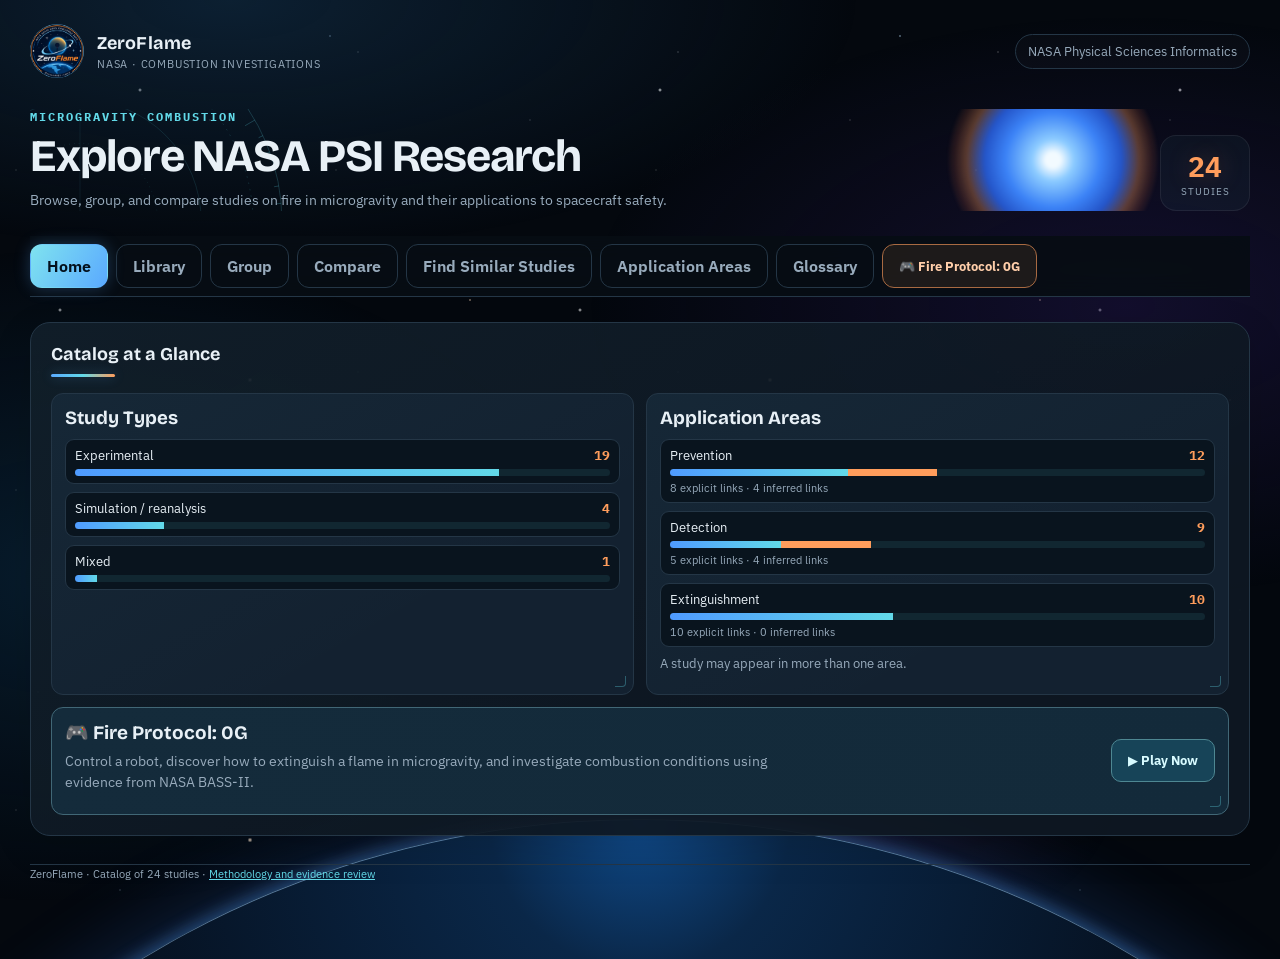
<file: index.html>
<!doctype html>
<html lang="en"><head><meta charset="utf-8"><meta name="viewport" content="width=device-width,initial-scale=1">
<title>ZeroFlame · Microgravity Combustion</title>
<link rel="stylesheet" href="zeroflame-logo.css">
<style>
@import url("https://fonts.googleapis.com/css2?family=Bricolage+Grotesque:opsz,wght@12..96,600;12..96,800&family=IBM+Plex+Sans:wght@400;500;600&family=IBM+Plex+Mono:wght@500;600&display=swap");
:root{--bg:#060b12;--surface:#0e1823;--surface2:#132130;--border:#243646;--muted:#98abbc;--text:#e8f0f6;--cyan:#62d9e8;--orange:#ff9d5c;--green:#8bd6ad;--danger:#ffb1b1;--max:1260px;
  --blue:#4f9bff;
  --font-head:"Bricolage Grotesque","Segoe UI",system-ui,sans-serif;
  --font-body:"IBM Plex Sans","Segoe UI",system-ui,sans-serif;
  --font-mono:"IBM Plex Mono",ui-monospace,Consolas,monospace;
  --temperature:linear-gradient(90deg,#5aa9ff,#62d9e8 50%,#ff9d5c)
}
*{box-sizing:border-box}body{color:var(--text);font-family:var(--font-body);margin:0;min-height:100vh}button,input,select{font:inherit}button{cursor:pointer}a{color:var(--cyan)}.shell{max-width:var(--max);margin:auto;padding:24px 20px 75px}
.top{display:flex;align-items:center;justify-content:space-between;gap:14px;margin-bottom:31px;flex-wrap:wrap}.brand{display:flex;gap:13px;align-items:center}.brand strong{font-size:18px;letter-spacing:.1px}.brand small{display:block;font-size:11px;color:var(--muted);margin-top:3px;letter-spacing:.8px;text-transform:uppercase}.tip{color:var(--muted);font-size:13px;border:1px solid var(--border);background:#ffffff05;padding:8px 12px;border-radius:99px}
.hero{display:flex;align-items:end;justify-content:space-between;gap:20px;flex-wrap:wrap}.eyebrow{text-transform:uppercase;letter-spacing:2px;font-size:12px;color:var(--orange);font-weight:800}.hero h1{font-size:clamp(26px,4vw,45px);margin:8px 0 9px;letter-spacing:-1.2px;line-height:1.08}.hero p{color:var(--muted);margin:0;max-width:730px;line-height:1.55;font-size:14px}.counter{padding:12px 18px;border-radius:16px;background:#62d9e80b;border:1px solid #ffffff12;display:grid;text-align:center;min-width:90px}.counter b{font-size:28px;color:var(--orange);font-variant-numeric:tabular-nums}.counter span{color:var(--muted);font-size:10px;text-transform:uppercase;letter-spacing:1px}
.nav{display:flex;gap:8px;flex-wrap:wrap;margin:25px 0}.nav button{border:1px solid var(--border);border-radius:12px;padding:11px 16px;background:transparent;color:var(--muted);font-weight:650}.nav button.active{background:linear-gradient(120deg,#7fe3ef,#5aa9ff);color:#04101c;border-color:transparent}.nav button:hover{border-color:var(--cyan)}
.layout{display:grid;grid-template-columns:minmax(0,1fr) 280px;gap:20px;align-items:start}.panel{background:#0e1823ed;border:1px solid var(--border);border-radius:20px;padding:20px;box-shadow:0 12px 40px #0000001e}.panel + .panel{margin-top:18px}.panel h2{font-size:18px;margin:0 0 7px}.panel p{font-size:13px;color:var(--muted);line-height:1.5}.controls{display:grid;grid-template-columns:minmax(190px,1.1fr) minmax(190px,1.4fr);gap:13px;margin:20px 0}.field label{display:block;color:#c6dce9;font-size:12px;font-weight:650;margin-bottom:7px}.field select,.field input{width:100%;height:45px;padding:10px 13px;border-radius:11px;border:1px solid var(--border);background:#0a141d;color:var(--text);outline:none;min-width:0}.field select:focus,.field input:focus{border-color:var(--cyan);box-shadow:0 0 0 3px #62d9e824}.field input::placeholder{color:#98abbc}.pills{display:flex;gap:7px;align-items:center;flex-wrap:wrap;margin-top:12px}.pills button{border:1px solid #314d62;background:#0b1b29;color:#cee3ee;border-radius:99px;padding:7px 10px;font-size:12px}.pills button.on{background:#153751;border-color:var(--cyan);color:#e8f8ff}.hint{font-size:11px!important;color:#9aabb9!important;margin-top:11px!important}
.groups{display:grid;gap:14px}.group{border:1px solid #243646;border-radius:15px;background:#0a141e;overflow:hidden}.group-h{display:flex;align-items:center;justify-content:space-between;gap:12px;flex-wrap:wrap;padding:15px 17px 11px}.group-h h3{font-size:15px;margin:0;font-weight:700;display:flex;gap:9px;align-items:center}.count{font-size:11px;font-weight:800;color:#ffc89e;border-radius:9px;padding:4px 7px;background:#ff9d5c1a}.small{font-size:11px;color:var(--muted)}.group-grid{display:grid;grid-template-columns:repeat(2,minmax(0,1fr));padding:0 13px 13px;gap:9px}.item{display:flex;align-items:center;gap:11px;padding:11px;background:#132130;border:1px solid #2c4355;border-radius:11px;min-width:0}.item:hover{border-color:#4b8aa0}.item input{accent-color:#62d9e8;width:17px;height:17px;flex:none;cursor:pointer}.item-text{min-width:0;flex:1}.item b{display:block;font-size:12.5px;line-height:1.3;overflow-wrap:anywhere}.item small{font-size:10px;color:#ff9d5c;display:block;margin-bottom:4px}.item .links{font-size:11px;flex:none;text-decoration:none;opacity:.9}.empty{padding:24px;text-align:center;color:var(--muted);background:#ffffff09;border-radius:13px}
.side{position:sticky;top:16px}.side h2{font-size:16px}.side-list{min-height:86px}.slot{padding:10px;display:flex;gap:7px;align-items:center;justify-content:space-between;margin-top:8px;background:#132130;border-radius:11px;border:1px solid #304a60;min-width:0}.slot span{font-size:12px;overflow:hidden;text-overflow:ellipsis;white-space:nowrap}.slot button{background:none;border:0;color:#ffb6b6;font-size:15px}.placeholder{font-size:12px;color:#98abbc;padding:13px;border:1px dashed #344f64;border-radius:10px;margin-top:8px}.primary{width:100%;border-radius:12px;border:0;background:linear-gradient(120deg,#7fe3ef,#5aa9ff);color:#04101c;padding:13px 17px;font-weight:800;margin-top:13px}.primary:disabled{filter:grayscale(1);opacity:.45;cursor:not-allowed}.secondary{border:1px solid #36586d;background:#142a3d;color:#d6edf7;padding:9px 13px;border-radius:10px;font-size:12px;font-weight:700}.side .note{color:#98abbc;font-size:11px;line-height:1.6;margin-top:13px}.highlight{border-left:3px solid var(--orange);padding-left:12px;color:#b0c5d2;font-size:12px;line-height:1.5;margin:17px 0 3px}.chip{font-size:10px;padding:4px 7px;background:#173146;border:1px solid #3b607b;color:#d6edf7;border-radius:8px;display:inline-block;margin:3px 4px 0 0}.row-head{display:flex;align-items:center;justify-content:space-between;gap:14px;flex-wrap:wrap;margin:12px 0 18px}
.sim-list{display:grid;gap:11px}.sim{border:1px solid #2c4355;border-radius:14px;padding:15px;background:#111f2d}.sim-top{display:flex;justify-content:space-between;gap:12px;align-items:start}.sim h3{font-size:15px;margin:0 0 5px}.sim strong{font-size:23px;color:var(--orange);font-variant-numeric:tabular-nums}.sim-desc{font-size:12px;color:var(--muted);line-height:1.5;margin:6px 0}.sim button{margin-top:8px}.sim em{font-style:normal;font-weight:750;color:#ffc89e;font-size:10px}.legend{font-size:12px;color:#98abbc;margin-top:8px}
.table-wrap{overflow-x:auto;border:1px solid var(--border);border-radius:13px}table{border-collapse:collapse;min-width:700px;width:100%}th,td{border-bottom:1px solid #243646;border-right:1px solid #243646;padding:13px;text-align:left;vertical-align:top;font-size:12px;line-height:1.55;min-width:180px}th:first-child,td:first-child{min-width:145px;max-width:160px;color:#b9d0df;background:#0b1723;font-weight:700}th{background:#112638;color:#62d9e8}td{color:#dce8ef}td .status{display:block;font-size:10px;color:#98abbc;margin-top:7px}.foot{margin:28px 0 0;color:#98abbc;font-size:11px;line-height:1.7}.hidden{display:none!important}
@media(max-width:900px){.layout{grid-template-columns:minmax(0,1fr)}.side{position:static}.layout.is-comparing .side{order:-1}.side-list{min-height:0}.group-grid{grid-template-columns:1fr}.controls{grid-template-columns:1fr}.shell{padding:17px 12px 40px}.panel{padding:16px}.hero h1{font-size:30px}.counter{display:none}}

.science-grid{display:grid;grid-template-columns:repeat(auto-fit,minmax(min(100%,240px),1fr));gap:12px}
.science-card,.evidence-item{background:var(--surface2);border:1px solid var(--border);border-radius:12px;padding:13px;min-width:0}
.science-card h3,.science-card h4,.evidence-item h4{margin:0 0 7px}
.science-card p,.evidence-item p{margin:7px 0}
.science-card footer,.detail-actions{display:flex;gap:8px;flex-wrap:wrap;margin-top:12px;align-items:center}
.evidence-chip{display:inline-block;font-size:.76rem;border:1px solid var(--border);border-radius:1em;padding:2px 8px;margin:3px;color:var(--muted)}
.evidence-chip.explicito{color:var(--green)}.evidence-chip.inferido{color:var(--orange)}
.study-link{border:0;background:none;color:var(--text);text-align:left;cursor:pointer;padding:0;font:inherit;text-decoration:underline;text-underline-offset:3px}
.item{align-items:center}.item-text{flex:1}.item-text .study-link{font-weight:700}
a{color:var(--cyan)}.field .check-option{display:flex;gap:8px;align-items:center}.check-option input[type=checkbox]{width:17px;height:17px;flex:none;accent-color:var(--cyan)}
dialog{background:var(--surface);color:var(--text);border:1px solid var(--border);border-radius:18px;padding:0;width:min(1100px,calc(100% - 24px));max-height:90dvh;overscroll-behavior:contain}
dialog::backdrop{background:#04080de0}.dialog-inner h2{margin:0 0 8px}
dialog details{margin:10px 0;border:1px solid var(--border);border-radius:10px;padding:12px}summary{cursor:pointer;font-weight:650}
.dialog-inner .science-grid{margin:12px 0}.detail-actions{margin:12px 0}.detail-actions a{overflow-wrap:anywhere}.detail-section{margin:20px 0}
dialog p{color:var(--muted)}.detail-section>h3{margin:0 0 10px}
#groupModeLabel{display:block;margin-bottom:8px}
[hidden]{display:none!important}

.nav{position:sticky;top:0;z-index:2;background:var(--bg);padding:8px 0}
.side{top:70px}.view{scroll-margin-top:70px}
.nav .count{margin-left:4px}
.nav button.active .count{color:#071625;background:#07162525}
:where(button,a):focus-visible{outline:2px solid var(--cyan);outline-offset:3px}
.dialog-top{position:sticky;top:0;z-index:1;display:flex;align-items:center;justify-content:space-between;gap:12px;padding:10px 20px;border-bottom:1px solid var(--border);background:var(--surface)}
.dialog-top form{margin:0;flex:none}
.study-jumps{display:flex;gap:6px;overflow-x:auto;min-width:0;padding:4px}
.study-jumps button{white-space:nowrap}
#studyDetail{padding:18px 20px 20px}
.detail-section{scroll-margin-top:74px}
.detail-grid{display:grid;grid-template-columns:repeat(3,minmax(0,1fr));gap:12px}
.detail-grid .science-card{display:flex;flex-direction:column;overflow-wrap:anywhere}
.detail-grid .science-card .small{margin-top:auto;padding-top:4px}
.library-actions{display:flex;gap:8px;flex-wrap:wrap}
@media(max-width:900px){.side{top:auto}}
@media(max-width:760px){
  .nav{display:grid;grid-template-columns:repeat(3,minmax(0,1fr));gap:5px}
  .nav button{padding:7px 4px;font-size:12px}
  .view{scroll-margin-top:92px}
  .detail-grid{grid-template-columns:repeat(2,minmax(0,1fr))}
}
@media(max-width:490px){
  .detail-grid{grid-template-columns:1fr}
  .dialog-top{gap:6px;padding:8px 10px}
  #studyDetail{padding:14px}
  .study-jumps button,.dialog-top form button{padding:8px}
}

/* Acabado visual de la base científica */
html{background:#04080e;color-scheme:dark}
body{isolation:isolate}
/* ---------- Espacio profundo (capas fijas al viewport, detrás de todo) ---------- */

/* Capa 1: nebulosas muy tenues + polvo de estrellas */
body::before {
  content: "";
  position: fixed;
  inset: 0;
  z-index: -1;
  pointer-events: none;
  background-image:
    /* nebulosas */
    radial-gradient(ellipse 60% 46% at 88% 34%, #2a1a5c66, transparent 70%),
    radial-gradient(ellipse 56% 52% at 6% 64%,  #0e3b5c66, transparent 70%),
    radial-gradient(ellipse 42% 30% at 58% 88%, #4a174a40, transparent 70%),
    radial-gradient(ellipse 70% 40% at 18% 0%,  #12304a99, transparent 70%),
    /* estrellas finas, teselado A */
    radial-gradient(1px 1px at 38px 52px,   #ffffff70, transparent),
    radial-gradient(1px 1px at 210px 120px, #ffffff55, transparent),
    radial-gradient(1px 1px at 120px 250px, #cfe6ff60, transparent),
    radial-gradient(1px 1px at 280px 290px, #ffffff50, transparent),
    radial-gradient(1px 1px at 16px 170px,  #ffffff45, transparent),
    /* estrellas medianas, teselado B */
    radial-gradient(1.5px 1.5px at 330px 36px,  #bfe3ffa0, transparent),
    radial-gradient(1.5px 1.5px at 90px 400px,  #ffffff90, transparent),
    radial-gradient(1.5px 1.5px at 470px 300px, #ffd9b9a0, transparent);
  background-size:
    auto, auto, auto, auto,
    320px 320px, 320px 320px, 320px 320px, 320px 320px, 320px 320px,
    570px 510px, 570px 510px, 570px 510px;
  background-repeat:
    no-repeat, no-repeat, no-repeat, no-repeat,
    repeat, repeat, repeat, repeat, repeat,
    repeat, repeat, repeat;
}

/* Capa 2: estrellas brillantes que titilan despacio */
html::before {
  content: "";
  position: fixed;
  inset: 0;
  z-index: -1;
  pointer-events: none;
  background-image:
    radial-gradient(2px 2px at 140px 90px,  #ffffffee, transparent),
    radial-gradient(2px 2px at 400px 260px, #aad4ffee, transparent),
    radial-gradient(2.5px 2.5px at 250px 380px, #ffe2c4ee, transparent),
    radial-gradient(2px 2px at 60px 310px,  #ffffffcc, transparent);
  background-size: 520px 460px, 520px 460px, 520px 460px, 520px 460px;
  animation: titila 7s ease-in-out infinite alternate;
}

@keyframes titila {
  from { opacity: .35; }
  to   { opacity: 1; }
}

/* Capa 3: limbo de un planeta en el horizonte inferior, como visto desde la ISS */
body::after {
  content: "";
  position: fixed;
  z-index: -1;
  pointer-events: none;
  left: 50%;
  width: 150vw;
  height: 150vw;
  bottom: calc(80px - 150vw);
  transform: translateX(-50%);
  border-radius: 50%;
  background: radial-gradient(circle at 50% 0%, #0f4a8a 0, #0a2748 7%, #050d19 28%);
  border-top: 1px solid #9fd2ff88;
  box-shadow:
    0 -3px 16px 2px #5aa9ff55,
    0 -14px 70px 12px #2f6fe233;
}


.hero{position:relative;isolation:isolate;overflow:hidden}
.hero > *{position:relative;z-index:1}
.hero::before,.hero::after{z-index:0}
.hero h1,.brand strong,.panel h2,.dialog-inner h2,.science-card h3,.sim h3{font-family:var(--font-head)}
.eyebrow,.counter b,.count,.item small,.sim em,.sim strong,#libraryCards .science-card > .small,#studyDetail > .small{
  font-family:var(--font-mono)
}
.eyebrow{color:var(--cyan)}
.counter b{color:var(--orange);text-shadow:0 0 24px #ff9d5c40}
.nav{background:#070d14ed;backdrop-filter:blur(12px);border-bottom:1px solid var(--border)}
.nav button.active{box-shadow:0 0 16px #5aa9ff44}
.nav button:hover,.secondary:hover{border-color:var(--cyan)}
.view > h2::after,#comparar h2::after{
  content:"";display:block;width:64px;height:3px;border-radius:3px;margin-top:9px;
  background:var(--temperature);box-shadow:0 0 12px #5aa9ff55
}
.panel,.science-card,.evidence-item{background-image:linear-gradient(150deg,#62d9e809,transparent 70%)}
.science-card{position:relative}
.science-card::after{
  content:"";position:absolute;bottom:7px;right:7px;width:10px;height:10px;
  border-right:1px solid #62d9e855;border-bottom:1px solid #62d9e855;
  border-radius:0 0 4px;pointer-events:none
}
#libraryCards > .science-card{
  background-image:var(--temperature),linear-gradient(150deg,#62d9e809,transparent 70%);
  background-repeat:no-repeat;background-size:100% 2px,100% 100%
}
#libraryCards > .science-card:hover,#libraryCards > .science-card:focus-within{border-color:#4b8aa0;box-shadow:0 8px 24px -16px #5aa9ff99}
#libraryCards .science-card > .small,#studyDetail > .small{color:var(--orange)}
#studyTechnical .science-card strong{color:var(--orange);text-shadow:0 0 16px #ff9d5c33}
.detail-grid .science-card h4{color:var(--cyan)}
.evidence-chip.explicito{border-color:#367e5d;background:#8bd6ad14}
.evidence-chip.inferido{border-color:#8b623d;background:#ff9d5c14}
#domainCards > .science-card::before{
  content:"";position:absolute;right:11px;top:10px;width:44px;height:44px;
  background-position:center;background-size:contain;background-repeat:no-repeat;opacity:.45;pointer-events:none
}
#domainCards > .science-card > *{position:relative}
#domainCards > .science-card h3{padding-right:46px}
dialog details{background:var(--panel2)}
#glosario .science-card h3{color:var(--cyan);overflow-wrap:anywhere}
summary:hover{color:var(--cyan)}
details[open]{border-color:#3a6176}
::selection{background:#ff9d5c;color:#1a0d04}
html,dialog{scrollbar-color:#2c4459 #060b12}
.foot{border-top:1px solid var(--border)}
@keyframes giro{to{transform:rotate(360deg)}}
/* Esfera: núcleo blanco-azul, cuerpo azul, borde ámbar */
.hero::before {
  content: "";
  position: absolute;
  z-index: 0;
  right: 92px;
  top: 50%;
  width: clamp(100px, 19vw, 210px);
  aspect-ratio: 1;
  transform: translateY(-50%);
  border-radius: 50%;
  background:
    radial-gradient(circle at 50% 50%,
      #f2faff 0 5%,
      #8ccbff 14%,
      #3b82f6 32%,
      #2455c9 46%,
      #ff9d5c55 58%,
      #ff7a3d22 66%,
      transparent 72%);
  filter: blur(1.5px);
  animation: ignicion 1.6s cubic-bezier(.2, .8, .2, 1) 1 both;
  pointer-events: none;
}

@keyframes ignicion {
  from { opacity: 0; transform: translateY(-50%) scale(.5); }
  to   { opacity: 1; transform: translateY(-50%) scale(1); }
}
/* ---------- Astrolabio detrás del texto del encabezado (la llama no se toca) ---------- */
.hero::after {
  content: "";
  position: absolute;
  z-index: 0;
  left: -160px;
  bottom: -220px;
  width: 420px;
  height: 420px;
  pointer-events: none;
  background: url("data:image/svg+xml,%3Csvg xmlns='http://www.w3.org/2000/svg' width='520' height='520' viewBox='0 0 520 520' fill='none' stroke='%2362d9e8'%3E%3Ccircle cx='260' cy='260' r='250' stroke-opacity='.24'/%3E%3Ccircle cx='260' cy='260' r='214' stroke-opacity='.18' stroke-dasharray='2 6'/%3E%3Ccircle cx='260' cy='260' r='150' stroke-opacity='.15'/%3E%3Ccircle cx='260' cy='260' r='96' stroke-opacity='.15' stroke-dasharray='1 5'/%3E%3Cline x1='10' y1='260' x2='510' y2='260' stroke-opacity='.10'/%3E%3Cline x1='260' y1='10' x2='260' y2='510' stroke-opacity='.10'/%3E%3Cg stroke-opacity='.30'%3E%3Cline x1='260.0' y1='10.0' x2='260.0' y2='24.0'/%3E%3Cline x1='281.8' y1='11.0' x2='281.3' y2='16.9'/%3E%3Cline x1='303.4' y1='13.8' x2='302.4' y2='19.7'/%3E%3Cline x1='324.7' y1='18.5' x2='323.2' y2='24.3'/%3E%3Cline x1='345.5' y1='25.1' x2='343.5' y2='30.7'/%3E%3Cline x1='365.7' y1='33.4' x2='363.1' y2='38.9'/%3E%3Cline x1='385.0' y1='43.5' x2='378.0' y2='55.6'/%3E%3Cline x1='403.4' y1='55.2' x2='400.0' y2='60.1'/%3E%3Cline x1='420.7' y1='68.5' x2='416.8' y2='73.1'/%3E%3Cline x1='436.8' y1='83.2' x2='432.5' y2='87.5'/%3E%3Cline x1='451.5' y1='99.3' x2='446.9' y2='103.2'/%3E%3Cline x1='464.8' y1='116.6' x2='459.9' y2='120.0'/%3E%3Cline x1='476.5' y1='135.0' x2='464.4' y2='142.0'/%3E%3Cline x1='486.6' y1='154.3' x2='481.1' y2='156.9'/%3E%3Cline x1='494.9' y1='174.5' x2='489.3' y2='176.5'/%3E%3Cline x1='501.5' y1='195.3' x2='495.7' y2='196.8'/%3E%3Cline x1='506.2' y1='216.6' x2='500.3' y2='217.6'/%3E%3Cline x1='509.0' y1='238.2' x2='503.1' y2='238.7'/%3E%3Cline x1='510.0' y1='260.0' x2='496.0' y2='260.0'/%3E%3Cline x1='509.0' y1='281.8' x2='503.1' y2='281.3'/%3E%3Cline x1='506.2' y1='303.4' x2='500.3' y2='302.4'/%3E%3Cline x1='501.5' y1='324.7' x2='495.7' y2='323.2'/%3E%3Cline x1='494.9' y1='345.5' x2='489.3' y2='343.5'/%3E%3Cline x1='486.6' y1='365.7' x2='481.1' y2='363.1'/%3E%3Cline x1='476.5' y1='385.0' x2='464.4' y2='378.0'/%3E%3Cline x1='464.8' y1='403.4' x2='459.9' y2='400.0'/%3E%3Cline x1='451.5' y1='420.7' x2='446.9' y2='416.8'/%3E%3Cline x1='436.8' y1='436.8' x2='432.5' y2='432.5'/%3E%3Cline x1='420.7' y1='451.5' x2='416.8' y2='446.9'/%3E%3Cline x1='403.4' y1='464.8' x2='400.0' y2='459.9'/%3E%3Cline x1='385.0' y1='476.5' x2='378.0' y2='464.4'/%3E%3Cline x1='365.7' y1='486.6' x2='363.1' y2='481.1'/%3E%3Cline x1='345.5' y1='494.9' x2='343.5' y2='489.3'/%3E%3Cline x1='324.7' y1='501.5' x2='323.2' y2='495.7'/%3E%3Cline x1='303.4' y1='506.2' x2='302.4' y2='500.3'/%3E%3Cline x1='281.8' y1='509.0' x2='281.3' y2='503.1'/%3E%3Cline x1='260.0' y1='510.0' x2='260.0' y2='496.0'/%3E%3Cline x1='238.2' y1='509.0' x2='238.7' y2='503.1'/%3E%3Cline x1='216.6' y1='506.2' x2='217.6' y2='500.3'/%3E%3Cline x1='195.3' y1='501.5' x2='196.8' y2='495.7'/%3E%3Cline x1='174.5' y1='494.9' x2='176.5' y2='489.3'/%3E%3Cline x1='154.3' y1='486.6' x2='156.9' y2='481.1'/%3E%3Cline x1='135.0' y1='476.5' x2='142.0' y2='464.4'/%3E%3Cline x1='116.6' y1='464.8' x2='120.0' y2='459.9'/%3E%3Cline x1='99.3' y1='451.5' x2='103.2' y2='446.9'/%3E%3Cline x1='83.2' y1='436.8' x2='87.5' y2='432.5'/%3E%3Cline x1='68.5' y1='420.7' x2='73.1' y2='416.8'/%3E%3Cline x1='55.2' y1='403.4' x2='60.1' y2='400.0'/%3E%3Cline x1='43.5' y1='385.0' x2='55.6' y2='378.0'/%3E%3Cline x1='33.4' y1='365.7' x2='38.9' y2='363.1'/%3E%3Cline x1='25.1' y1='345.5' x2='30.7' y2='343.5'/%3E%3Cline x1='18.5' y1='324.7' x2='24.3' y2='323.2'/%3E%3Cline x1='13.8' y1='303.4' x2='19.7' y2='302.4'/%3E%3Cline x1='11.0' y1='281.8' x2='16.9' y2='281.3'/%3E%3Cline x1='10.0' y1='260.0' x2='24.0' y2='260.0'/%3E%3Cline x1='11.0' y1='238.2' x2='16.9' y2='238.7'/%3E%3Cline x1='13.8' y1='216.6' x2='19.7' y2='217.6'/%3E%3Cline x1='18.5' y1='195.3' x2='24.3' y2='196.8'/%3E%3Cline x1='25.1' y1='174.5' x2='30.7' y2='176.5'/%3E%3Cline x1='33.4' y1='154.3' x2='38.9' y2='156.9'/%3E%3Cline x1='43.5' y1='135.0' x2='55.6' y2='142.0'/%3E%3Cline x1='55.2' y1='116.6' x2='60.1' y2='120.0'/%3E%3Cline x1='68.5' y1='99.3' x2='73.1' y2='103.2'/%3E%3Cline x1='83.2' y1='83.2' x2='87.5' y2='87.5'/%3E%3Cline x1='99.3' y1='68.5' x2='103.2' y2='73.1'/%3E%3Cline x1='116.6' y1='55.2' x2='120.0' y2='60.1'/%3E%3Cline x1='135.0' y1='43.5' x2='142.0' y2='55.6'/%3E%3Cline x1='154.3' y1='33.4' x2='156.9' y2='38.9'/%3E%3Cline x1='174.5' y1='25.1' x2='176.5' y2='30.7'/%3E%3Cline x1='195.3' y1='18.5' x2='196.8' y2='24.3'/%3E%3Cline x1='216.6' y1='13.8' x2='217.6' y2='19.7'/%3E%3Cline x1='238.2' y1='11.0' x2='238.7' y2='16.9'/%3E%3C/g%3E%3Ccircle cx='260' cy='260' r='3' fill='%23ff9d5c' stroke='none' fill-opacity='.8'/%3E%3C/svg%3E") center / contain no-repeat;
  animation: giro 240s linear infinite;
}

#domainCards > .science-card:nth-child(1)::before { background-image: url("data:image/svg+xml,%3Csvg xmlns='http://www.w3.org/2000/svg' width='64' height='64' viewBox='0 0 64 64' fill='none' stroke='%23ff9d5c' stroke-width='1.6' stroke-linecap='round' stroke-linejoin='round'%3E%3Cpath d='M32 5 L55 13 V33 C55 47 45 56 32 60 C19 56 9 47 9 33 V13 Z'/%3E%3Cpath d='M32 12 L48 18 V33 C48 43 41 50 32 54' stroke-opacity='.5' stroke-dasharray='2 3'/%3E%3Cpath d='M22 32 L29 39 L43 24'/%3E%3C/svg%3E"); }
#domainCards > .science-card:nth-child(2)::before { background-image: url("data:image/svg+xml,%3Csvg xmlns='http://www.w3.org/2000/svg' width='64' height='64' viewBox='0 0 64 64' fill='none' stroke='%2362d9e8' stroke-width='1.6' stroke-linecap='round' stroke-linejoin='round'%3E%3Ccircle cx='32' cy='32' r='28' stroke-opacity='.55'/%3E%3Ccircle cx='32' cy='32' r='19' stroke-opacity='.55'/%3E%3Ccircle cx='32' cy='32' r='10' stroke-opacity='.55'/%3E%3Cpath d='M32 32 L52 15'/%3E%3Ccircle cx='46' cy='22' r='2.6' fill='%2362d9e8'/%3E%3Ccircle cx='32' cy='32' r='2' fill='%2362d9e8'/%3E%3C/svg%3E"); }
#domainCards > .science-card:nth-child(3)::before { background-image: url("data:image/svg+xml,%3Csvg xmlns='http://www.w3.org/2000/svg' width='64' height='64' viewBox='0 0 64 64' fill='none' stroke='%23b8a2ff' stroke-width='1.6' stroke-linecap='round' stroke-linejoin='round'%3E%3Cpath d='M32 6 C32 6 14 28 14 40 A18 18 0 0 0 50 40 C50 28 32 6 32 6 Z'/%3E%3Cpath d='M24 40 A8 8 0 0 0 32 48' stroke-opacity='.7'/%3E%3Cellipse cx='32' cy='59' rx='15' ry='3' stroke-opacity='.45' stroke-dasharray='2 3'/%3E%3C/svg%3E"); }
@media(max-width:760px){
  .hero::before{right:-12px;opacity:.42;animation:none}
  .hero::after{opacity:.42}
}
@media(prefers-reduced-motion:reduce){
  html::before,.hero::before,.hero::after{animation:none}
}

/* Dashboard */
.layout.is-home{grid-template-columns:minmax(0,1fr)}
.layout.is-home .side{display:none}
.home-charts{display:grid;grid-template-columns:repeat(2,minmax(0,1fr));gap:12px;margin-top:16px}
.home-chart{min-width:0}
.home-chart ul{list-style:none;padding:0;margin:10px 0 0;display:grid;gap:8px}
.home-bar{display:grid;gap:5px;width:100%;text-align:left;color:var(--text);padding:7px 9px;background:#09141e;border:1px solid var(--border);border-radius:9px}
.home-bar:hover{border-color:var(--cyan)}
.home-bar-label{display:flex;justify-content:space-between;align-items:baseline;gap:10px;font-size:13px}
.home-bar-label b{color:var(--orange);font-family:var(--font-mono)}
.home-bar-track{display:flex;height:7px;overflow:hidden;border-radius:5px;background:#62d9e818}
.home-bar-track span{width:var(--bar-width);background:linear-gradient(90deg,var(--blue),var(--cyan))}
.home-bar-track span.inferido{background:var(--orange)}
.home-bar .small{display:block}
.home-resource{margin-top:12px;display:flex;justify-content:space-between;align-items:center;gap:12px;flex-wrap:wrap}
.home-resource a{text-decoration:none;display:inline-block}
@media(max-width:900px){
  .nav{display:grid;grid-template-columns:repeat(4,minmax(0,1fr));gap:5px}
  .nav button{padding:7px 4px;font-size:12px}
  .view{scroll-margin-top:106px}
}
@media(max-width:760px){.home-charts{grid-template-columns:1fr}}

/* Enlace independiente al minijuego; no modifica las vistas existentes. */
.nav .game-nav-link{display:inline-flex;align-items:center;justify-content:center;padding:11px 16px;border-radius:12px;border:1px solid #a86a42;background:#ff9d5c18;color:#ffceaa;font-size:13px;font-weight:750;text-decoration:none}
.nav .game-nav-link:hover,.nav .game-nav-link:focus-visible{border-color:#ffba84;background:#ff9d5c2b}

/* Access to the independent scientific arcade on the home dashboard. */
.game-resource{width:100%;text-decoration:none!important;color:var(--text);background:linear-gradient(110deg,#142b3b,#132a3a);border:1px solid #416776;transition:border-color .15s ease,transform .15s ease,box-shadow .15s ease}
.game-resource:hover,.game-resource:focus-visible{border-color:var(--cyan);transform:translateY(-2px);box-shadow:0 12px 28px #0005}
.game-resource h3{font-size:19px;margin:0 0 5px}
.game-resource p{font-size:14px;color:var(--muted);max-width:750px;line-height:1.55}
.game-resource-cta{white-space:nowrap;background:#174458;color:#d8fbff;border:1px solid #4e8792;padding:12px 16px;border-radius:10px;font-size:13px;font-weight:800}
@media(max-width:600px){.game-resource{align-items:flex-start}.game-resource-cta{width:100%;text-align:center}}
</style></head>
<body><div class="shell"><header class="top"><div class="brand"><span class="zeroflame-logo"><img src="zeroflame-emblema.jpg" alt="" width="1254" height="1254"></span><div><strong>ZeroFlame</strong><small>NASA · Combustion investigations</small></div></div><div class="tip">NASA Physical Sciences Informatics</div></header>
<section class="hero"><div><div class="eyebrow">Microgravity Combustion</div><h1>Explore NASA PSI Research</h1><p>Browse, group, and compare studies on fire in microgravity and their applications to spacecraft safety.</p></div><div class="counter"><b id="heroCount">24</b><span>Studies</span></div></section>
<nav class="nav" aria-label="ZeroFlame navigation">
  <button type="button" class="active" data-tab="inicio" aria-current="page">Home</button>
  <button type="button" data-tab="biblioteca">Library</button>  
  <button type="button" data-tab="agrupar">Group</button>
  <button type="button" data-tab="comparar">Compare<span id="navSelection" class="count" hidden></span></button>
  <button type="button" data-tab="similares">Find Similar Studies</button>
  <button type="button" data-tab="ambitos">Application Areas</button>
  <button type="button" data-tab="glosario">Glossary</button>
  <a class="game-nav-link" href="fire-protocol.html">🎮 Fire Protocol: 0G</a></nav>
<div class="layout is-home"><main>
<section id="inicio" class="panel view"><h2>Catalog at a Glance</h2>
<div class="home-charts">
  <article class="science-card home-chart"><h3>Study Types</h3><ul id="homeModalities"></ul></article>
  <article class="science-card home-chart"><h3>Application Areas</h3><ul id="homeAreas"></ul>
    <p class="small">A study may appear in more than one area.</p></article>
</div>
<a class="science-card home-resource game-resource" href="fire-protocol.html" aria-label="Play Fire Protocol: 0G, a game about microgravity combustion">
  <div><h3>🎮 Fire Protocol: 0G</h3><p>Control a robot, discover how to extinguish a flame in microgravity, and investigate combustion conditions using evidence from NASA BASS-II.</p></div>
  <span class="game-resource-cta">▶ Play Now</span>
</a>
</section>
<section id="agrupar" class="panel view hidden"><h2>Group by Similarity</h2><p>Choose a criterion to explore shared study characteristics. A study may belong to more than one group.</p><div class="controls"><div class="field"><label for="groupBy">Group by</label><select id="groupBy"><option value="modalidad">Study Type</option><option value="familia">Project Family</option><option value="combustible">Fuels and Materials</option><option value="condiciones">Reported Conditions</option><option value="mediciones">Reported Measurements or Instruments</option><option value="objetivos">Scientific Objectives</option><option value="ambitos">Application Area</option><option value="plataforma">Research Platform</option></select></div><div class="field"><label for="search">Search within groups</label><input type="search" id="search" placeholder="e.g., FLEX, oxygen, soot, PSI-98"></div></div>
<div class="controls"><div class="field"><label for="groupEvidence">Link Type</label><select id="groupEvidence" class="evidence-select"></select></div><div class="field" id="domainGroup" hidden><label for="groupDomain">Application Area</label><select id="groupDomain"><option value="">All</option></select></div></div>
<div class="field"><label id="groupModeLabel">Filter by Study Type</label><div class="pills" id="modeFilters" aria-labelledby="groupModeLabel"></div></div>
<div class="row-head"><div class="legend" id="countGroups"></div><button class="secondary" id="clearFilters">Clear Filters</button></div><div id="groups" class="groups"></div><p class="hint">Open a study record to see the reasoning, source, and scope behind each tag.</p></section>
<section id="similares" class="panel view hidden"><h2>Find Similar Studies</h2><p>Select a reference study. This documentary similarity score estimates overlap in study type, project family, materials, conditions, measurements, and objectives. It is separate from the experimental measurements.</p><div class="controls"><div class="field"><label for="reference">Reference Study</label><select id="reference"></select></div><div class="field"><label for="minScore">Minimum Similarity</label><select id="minScore"><option value="0">All</option><option value="30">30% or higher</option><option value="50">50% or higher</option><option value="70">70% or higher</option></select></div></div><div class="field"><label for="includeInferred" class="check-option"><input type="checkbox" id="includeInferred"> Include Inferred Links</label></div><div id="referenceDetail" class="highlight"></div><div id="similarList" class="sim-list" style="margin-top:16px"></div><p class="hint">This percentage is a descriptive heuristic. It does not estimate probability or establish that tests shared experimental conditions.</p></section>
<section id="comparar" class="panel view hidden"><div class="row-head"><div><h2>Compare Studies</h2><p>Select up to three studies from any view and compare their attributes side by side.</p></div><button class="secondary" id="downloadCSV">↓ Export CSV</button></div><div id="compareBody"></div></section>
<section id="ambitos" class="panel view hidden"><h2>Application Areas</h2>
<p>ZeroFlame groups studies by theme. Each link is supported by a study objective, method, or result. A study may appear in more than one area.</p>
<div id="domainCards" class="science-grid"></div></section>
<section id="biblioteca" class="panel view hidden"><h2>Study Library</h2>
<p>Open a study record to see the available data, reasoning behind its tags, and sources.</p>
<div class="controls"><div class="field"><label for="librarySearch">Search studies</label><input id="librarySearch" type="search" placeholder="e.g., PSI-98, smoke, methane"></div><div class="field"><label for="libraryMode">Study Type</label><select id="libraryMode"><option value="">All</option></select></div><div class="field"><label for="libraryDomain">Application Area</label><select id="libraryDomain"><option value="">All</option></select></div><div class="field"><label for="libraryEvidence">Link type for the selected area</label><select id="libraryEvidence" class="evidence-select"></select></div></div>
<div class="row-head"><p id="libraryCount" role="status"></p><div class="library-actions"><button type="button" class="secondary" id="clearLibrary" hidden>Clear Filters</button><button type="button" class="secondary" id="featuredOnly" aria-pressed="false">Show Expanded Records Only</button></div></div><div id="libraryCards" class="science-grid"></div></section>
<section id="glosario" class="panel view hidden"> <h2>Science Glossary</h2><p class="lead">Terms used in combustion experiments, smoke transport, and spacecraft fire safety.</p>
<div class="detail-grid">
  <article class="science-card">
    <h3>Oxygen Mole Fraction (O₂)</h3>
    <p>The fraction of molecules in a gas mixture that are oxygen. Mole fraction is distinct from partial pressure.</p>
  </article>
  <article class="science-card">
    <h3>Coflow Speed</h3>
    <p>The speed of the gas, usually air, surrounding a flame. It affects mixing, heat transport, and flame shape.</p>
  </article>
  <article class="science-card">
    <h3>Droplet Diameter</h3>
    <p>A characteristic size of a fuel droplet. In droplet combustion experiments, it relates to evaporation, burning, and extinction.</p>
  </article>
  <article class="science-card">
    <h3>Smoke Point</h3>
    <p>The flame length associated with the onset of visible smoke under specified test conditions. It depends on fuel, burner, and flow.</p>
  </article>
  <article class="science-card">
    <h3>Burning Rate</h3>
    <p>A measure of how quickly fuel is consumed. Use the exact definition and units reported in each publication.</p>
  </article>
  <article class="science-card">
    <h3>Extinguishment</h3>
    <p>The loss of self-sustaining combustion that causes a flame to go out. It can depend on gas composition, pressure, droplet size, temperature, and the suppressant used.</p>
  </article>
  <article class="science-card">
    <h3>Microgravity</h3>
    <p>An environment with very low residual acceleration. Actual acceleration is not exactly zero, and the catalog also includes studies under other conditions.</p>
  </article>
  <article class="science-card">
    <h3>Fluctuation</h3>
    <p>Variation over time in a signal such as temperature, flame height, or particle concentration. Quantifying fluctuation requires a time series or reported statistics such as the standard deviation.</p>
  </article>
</div>
</section>
</main><aside class="panel side"><h2>Your Selection <span id="selectedNum" class="count">0/3</span></h2><p>Add up to three studies to compare objectives, samples, conditions, and measurements.</p><div id="selectedList" class="side-list"></div><button id="goCompare" class="primary" disabled>Compare Studies</button><button id="clearSelection" class="secondary" style="width:100%;margin-top:9px">Clear Selection</button><div id="catalogueSummary" class="highlight"></div><div class="note">Source: NASA PSI study records, Objectives and Approach. The catalog is organized by study.</div></aside></div>
<footer class="foot">ZeroFlame · Catalog of 24 studies · <a href="https://github.com/Galacticlau/NasaChallenge/blob/main/docs/methodology.md">Methodology and evidence review</a></footer>
</div>
<dialog id="studyDialog" aria-labelledby="studyTitle"><div class="dialog-inner"><div class="dialog-top"><nav id="studyJumps" class="study-jumps" aria-label="Study record sections"></nav><form method="dialog"><button class="secondary" autofocus aria-label="Close study record">Close</button></form></div><div id="studyDetail"></div></div></dialog>
<noscript>Enable JavaScript to browse the ZeroFlame catalog.</noscript>
<script src="atlas.js?v=english" defer></script></body></html>
</file>
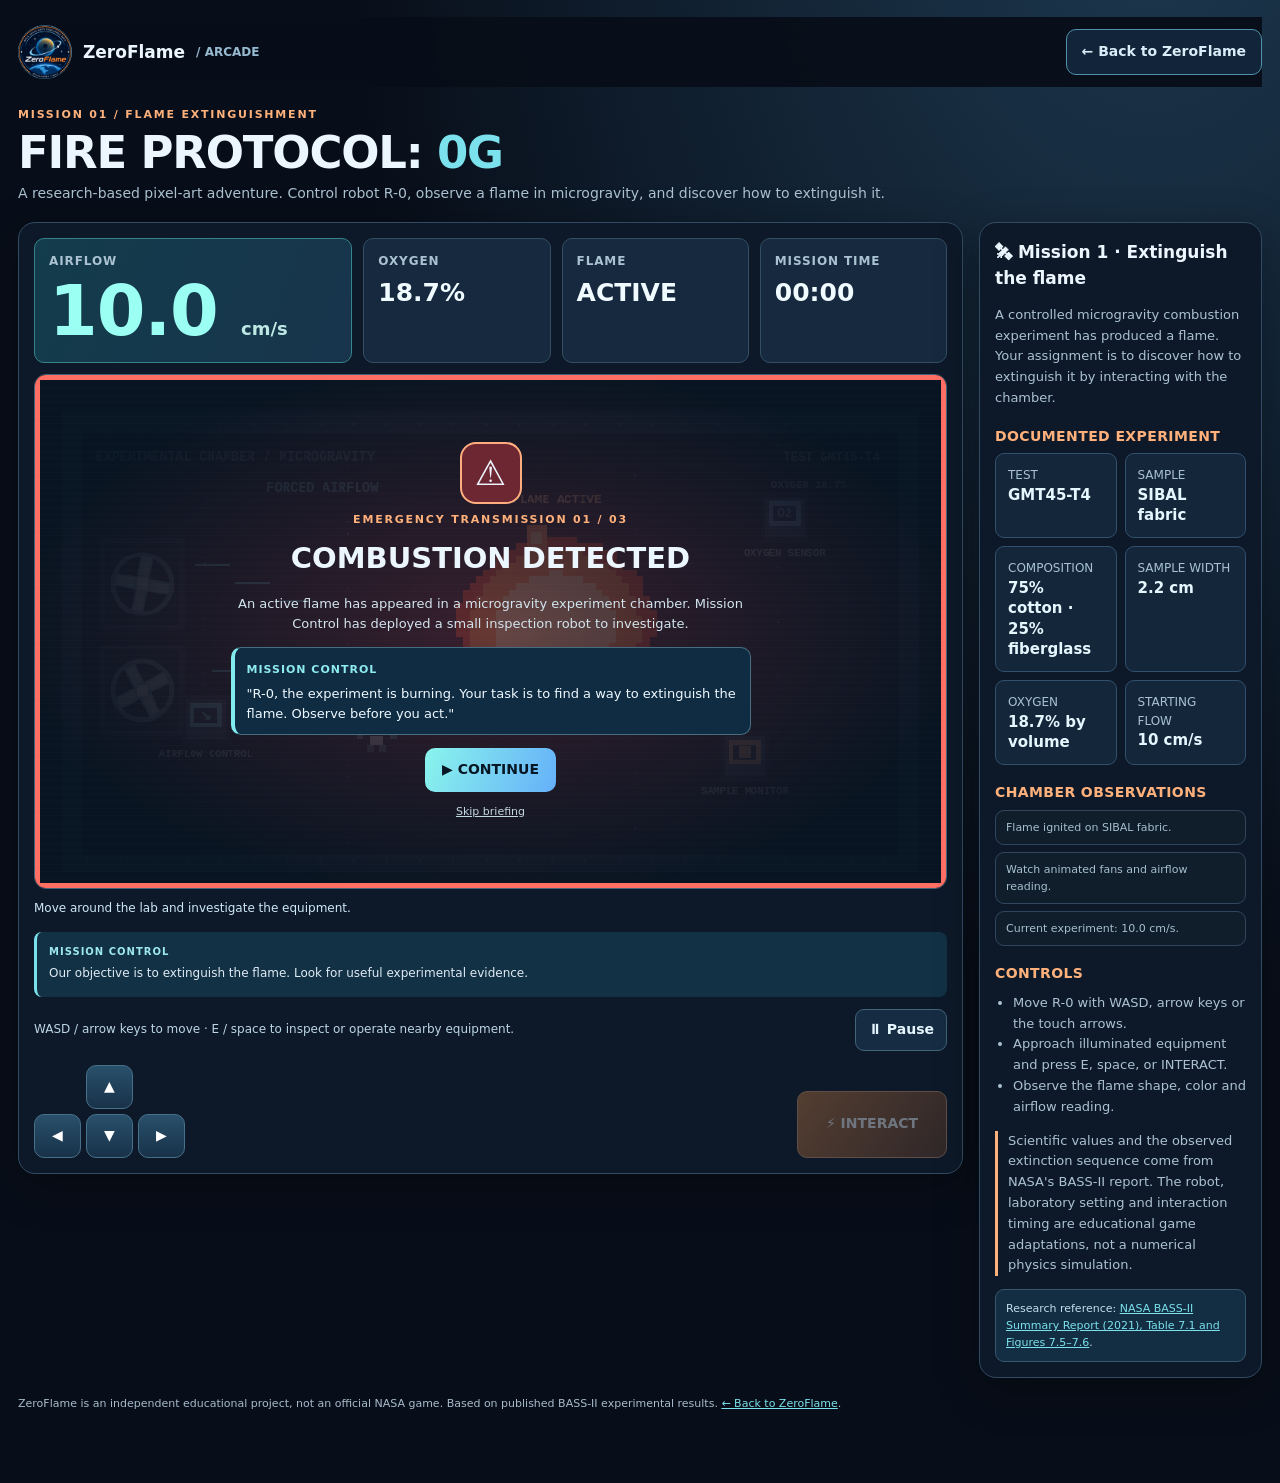
<file: fire-protocol.html>
<!doctype html>
<html lang="en">
<head>
<meta charset="utf-8">
<meta name="viewport" content="width=device-width, initial-scale=1">
<meta name="theme-color" content="#080e19">
<title>Fire Protocol: 0G | ZeroFlame</title>
<link rel="stylesheet" href="zeroflame-logo.css">
<style>
:root{color-scheme:dark;--bg:#080e19;--panel:#101d2d;--border:#324b64;--text:#ecf6ff;--muted:#acc2d1;--cyan:#7be2ed;--orange:#ffb17c;--green:#8ee6bd;--violet:#bcb0f8}
*{box-sizing:border-box}
body{margin:0;min-height:100vh;background:radial-gradient(ellipse at 90% -10%,#1d3950 0,transparent 50%),var(--bg);font:14px/1.55 system-ui,-apple-system,"Segoe UI",sans-serif;color:var(--text)}
button,input{font:inherit}button{cursor:pointer}a{color:var(--cyan)}
button:focus-visible,a:focus-visible{outline:3px solid #8af2f8;outline-offset:3px}
.wrap{max-width:1280px;margin:auto;padding:17px 18px 52px}
.top{display:flex;justify-content:space-between;align-items:center;gap:12px;flex-wrap:wrap;margin-bottom:20px}
.brand{display:flex;gap:11px;align-items:center;text-decoration:none;color:var(--text);font-size:17px;font-weight:800}

.back{padding:9px 12px;border:1px solid #365771;background:#12243a;text-decoration:none;color:#d7edf8;border-radius:10px;font-weight:700;font-size:12px}
.eyebrow{font:800 11px/1.5 system-ui;letter-spacing:1.8px;text-transform:uppercase;color:var(--orange)}
h1{font-size:clamp(29px,4.1vw,45px);margin:4px 0 5px;letter-spacing:-1.2px;line-height:1.13}
h1 span{color:var(--cyan)}
.lead{color:var(--muted);margin:0 0 17px;max-width:970px}
.layout{display:grid;grid-template-columns:minmax(0,1fr) 283px;gap:16px;align-items:start}
.panel{min-width:0;background:#0d1928;border:1px solid var(--border);border-radius:17px;padding:15px;box-shadow:0 12px 45px #0005}
.hud{display:grid;grid-template-columns:1.3fr 1fr 1fr 1fr;gap:8px;margin-bottom:11px}
.readout{border:1px solid #344f63;background:#16293e;border-radius:10px;padding:8px 10px;min-width:0}
.readout small{display:block;color:#aac2d2;font-size:10px;letter-spacing:.9px;font-weight:750}
.readout strong{display:block;font-size:15px;color:#f0fbff;font-variant-numeric:tabular-nums;white-space:nowrap}
.readout.air{background:linear-gradient(110deg,#133c4c,#17344b);border-color:#37838b}
.readout.air strong{color:#97f9f2;font-size:clamp(23px,3.8vw,35px);line-height:1.22}
.readout.air strong span{font-size:12px;color:#acd3d5}
.gameframe{border:1px solid #40627a;position:relative;background:#061322;border-radius:12px;overflow:hidden}
canvas{display:block;width:100%;height:auto;aspect-ratio:16/9;image-rendering:pixelated;touch-action:none}
.cover{position:absolute;inset:0;z-index:3;background:#081322ee;display:flex;align-items:center;justify-content:center;padding:15px;overflow:auto;text-align:center}
.cover[hidden]{display:none}
.cover .inner{position:relative;margin:auto;width:min(100%,520px);z-index:2}
.cover h2{font-size:clamp(21px,3.2vw,29px);margin:7px 0}
.cover p{font-size:13px;color:#d2e5ee;line-height:1.55}
.alarm{background:radial-gradient(ellipse at center,#43212fcf,#081421f5 75%)}
.alarm:before{content:"";position:absolute;inset:0;border:5px solid #ff6e63;animation:flash 1.05s infinite alternate;pointer-events:none}
.alarm:after{content:"";position:absolute;inset:0;background:repeating-linear-gradient(to bottom,transparent 0 6px,#fff1 6px 7px);opacity:.18;pointer-events:none}
.alarm .symbol{width:62px;height:62px;border:2px solid #ffad7e;background:#6d2732;border-radius:16px;display:grid;place-items:center;margin:0 auto 8px;font-size:35px;animation:pulse 1.15s infinite alternate}
.radio{border:1px solid #466e80;border-left:4px solid #81ebef;background:#102c42;padding:10px 12px;border-radius:10px;text-align:left;margin:13px 0}
.radio b{color:#8eebef;font-size:11px;letter-spacing:1px}
.radio p{margin:4px 0 0;color:#eef9ff}
.primary{border:0;border-radius:10px;padding:11px 17px;background:linear-gradient(110deg,#8af4ec,#65b0f9);color:#071725;font-weight:900}
.secondary{border:1px solid #42647a;border-radius:9px;padding:9px 12px;background:#162c42;color:#e5f6ff;font-weight:700}
.quiet{display:block;border:0;background:none;color:#c2d7e2;text-decoration:underline;margin:10px auto 0;font-size:11px}
.ticker{font-size:12px;margin:10px 0 0;min-height:25px;color:#cee9f7}
.log{border-left:3px solid var(--cyan);background:#123144;padding:10px 12px;border-radius:8px;margin-top:8px;font-size:12px;line-height:1.55}
.log strong{color:#9de8ef;font-size:10px;letter-spacing:1px}
.log p{margin:4px 0;color:#dfebf5}
.actionsbar{display:flex;gap:10px;align-items:center;justify-content:space-between;flex-wrap:wrap;margin-top:12px}
.help{font-size:12px;color:#bcd6e3;flex:1}
.controlset{display:flex;gap:14px;align-items:end;justify-content:space-between;margin-top:14px}
.dpad{display:grid;grid-template:repeat(2,44px)/repeat(3,47px);gap:5px}
.dpad button,.interact{touch-action:none;user-select:none;-webkit-user-select:none;border-radius:10px;border:1px solid #47718a;background:linear-gradient(#29506b,#183249);color:white;font-weight:900}
.dpad button.pressed{background:#44839a}
.dpad [data-dir="up"]{grid-column:2;grid-row:1}
.dpad [data-dir="left"]{grid-column:1;grid-row:2}
.dpad [data-dir="down"]{grid-column:2;grid-row:2}
.dpad [data-dir="right"]{grid-column:3;grid-row:2}
.interact{min-width:150px;max-width:200px;height:67px;background:linear-gradient(125deg,#bd7640,#633c29);border-color:#d99f77}
.interact:disabled{opacity:.4;cursor:not-allowed}
.sidebar h2{font-size:17px;margin:1px 0 11px}
.sidebar h3{font-size:12px;color:var(--orange);letter-spacing:.4px;margin:17px 0 6px}
.sidebar p,.sidebar li{color:var(--muted);font-size:12px;line-height:1.6}
.sidebar ul{margin:8px 0;padding-left:18px}
.science-data{display:grid;grid-template-columns:1fr 1fr;gap:8px}
.fact{padding:9px;border:1px solid #31506c;background:#14263a;border-radius:9px}
.fact small{display:block;font-size:10px;color:#a8c2d4}
.fact strong{display:block;font-size:12px;color:#e3f7fe}
.disclaimer{border-left:3px solid var(--orange);padding-left:10px}
.evidence{display:grid;gap:7px}
.evidence .item{padding:8px 10px;border-radius:9px;border:1px solid #31465c;background:#101e2c;font-size:11px;color:#a6bfcc}
.evidence .item.active{border-color:#4ea99f;background:#173b41;color:#aaf9e0}
.progress-track{height:11px;border-radius:99px;overflow:hidden;background:#2a3345;border:1px solid #43576a;margin:6px 0}
.progress-track span{display:block;background:linear-gradient(90deg,#73e3ed,#faad6e);height:100%;width:0;transition:width .35s}
.stage-note{background:#132d42;border:1px solid #36576d;border-radius:9px;padding:10px;font-size:11px;color:#c6dfed}
footer{font-size:11px;color:#a7bbcb;line-height:1.7;margin:17px 0}
dialog{border:1px solid #467590;background:linear-gradient(160deg,#14344c,#0a1828);color:var(--text);border-radius:18px;padding:24px;width:min(92vw,610px);max-height:90vh;overflow:auto;box-shadow:0 25px 80px #000d}
dialog::backdrop{background:#010914da}
dialog h2{font-size:25px;margin:9px 0}
dialog h3{font-size:16px;color:var(--cyan);margin:17px 0 7px}
dialog p{font-size:13px;color:#d1e3ed;line-height:1.67}
.pill{font-size:10px;letter-spacing:.6px;font-weight:850;display:inline-block;padding:5px 9px;border-radius:8px;border:1px solid #418e87;background:#173f40;color:#9eecdb}
.dialog-actions{display:flex;gap:9px;flex-wrap:wrap;align-items:center;margin-top:17px}
.dialog-actions a{text-decoration:none;border:1px solid #55768b;border-radius:10px;padding:9px 11px;font-size:12px;color:#bfeeff}
.choices{display:grid;gap:9px;margin:13px 0}
.choice{display:block;width:100%;text-align:left;border:1px solid #416279;background:#142d41;color:#e6f6fc;border-radius:10px;padding:11px 13px;font-weight:700}
.choice:hover{border-color:#8dd5e5}
.analysis-feedback{font-size:12px!important;min-height:22px;color:#f9c38e!important}
@keyframes flash{from{opacity:.18}to{opacity:.76}}
@keyframes pulse{from{transform:scale(.95);box-shadow:0 0 3px #f76363}to{transform:scale(1.06);box-shadow:0 0 27px #f7636380}}
@media(max-width:1000px){.layout{grid-template-columns:1fr}.science-data{grid-template-columns:repeat(4,1fr)}}
@media(max-width:640px){.wrap{padding:13px 9px 34px}.panel{padding:9px}.hud{grid-template-columns:repeat(2,1fr);gap:5px}.readout.air strong{font-size:25px}.science-data{grid-template-columns:repeat(2,1fr)}.cover{padding:8px;align-items:flex-start}.cover .inner{margin:auto}.cover h2{font-size:19px}.cover p{font-size:11px;line-height:1.35}.alarm .symbol{width:35px;height:35px;font-size:22px;margin-bottom:4px}.radio{padding:7px;margin:7px 0}.dpad{grid-template:repeat(2,42px)/repeat(3,42px)}.interact{height:62px;min-width:110px;max-width:144px;font-size:12px}.lead{font-size:12px}}
@media(prefers-reduced-motion:reduce){.alarm:before,.alarm .symbol{animation:none}.progress-track span{transition:none}}

/* Navigation and legibility improvements: the #airflow span must inherit the numeric size. */
.top{position:sticky;top:0;z-index:10;padding:8px 0;background:#080e19f2;backdrop-filter:blur(10px)}
.back{font-size:14px;padding:11px 15px;border-color:#5091a7}
.hud{grid-template-columns:minmax(0,1.7fr) repeat(3,minmax(0,1fr));gap:11px}
.readout{padding:13px 14px}
.readout small{font-size:12px;letter-spacing:.9px;margin-bottom:3px}
.readout strong{font-size:clamp(19px,2.1vw,25px)}
.readout.air strong{font-size:clamp(46px,5.7vw,70px);line-height:1.08;letter-spacing:-1px}
.readout.air strong #airflow{font-size:inherit;color:#9cfff4}
.readout.air strong span:not(#airflow){font-size:18px;color:#bde8e4;letter-spacing:normal}
.sidebar h3{font-size:14px}
.sidebar p,.sidebar li{font-size:13px}
.fact{padding:12px}
.fact small{font-size:12px}
.fact strong{font-size:15px;line-height:1.35}
.back-to-atlas{border:1px solid #44758d;border-radius:10px;padding:9px 11px;text-decoration:none;color:#bcefff;font-weight:700;font-size:12px}
@media(max-width:640px){
  .hud{grid-template-columns:repeat(2,minmax(0,1fr));gap:8px}
  .readout{padding:10px 12px}
  .readout strong{font-size:19px}
  .readout.air strong{font-size:clamp(33px,8vw,46px)}
  .readout.air strong span:not(#airflow){font-size:13px}
  .science-data{grid-template-columns:1fr 1fr}
  .fact strong{font-size:14px}
  .top{padding:7px 0}
  .back{font-size:12px}
}
</style>
</head>
<body>
<div class="wrap">
<header class="top">
  <a class="brand" href="index.html"><span class="zeroflame-logo"><img src="zeroflame-emblema.jpg" alt="" width="1254" height="1254"></span>ZeroFlame <span style="color:#96bacf;font-size:12px">/ ARCADE</span></a>
  <a class="back" href="index.html#inicio">← Back to ZeroFlame</a>
</header>
<div class="eyebrow" id="missionLabel">Mission 01 / Flame Extinguishment</div>
<h1>FIRE PROTOCOL: <span>0G</span></h1>
<p class="lead" id="missionLead">A research-based pixel-art adventure. Control robot R-0, observe a flame in microgravity, and discover how to extinguish it.</p>
<div class="layout">
  <main class="panel" aria-label="Fire Protocol game">
    <div class="hud">
      <div class="readout air"><small>AIRFLOW</small><strong><span id="airflow">10.0</span> <span>cm/s</span></strong></div>
      <div class="readout"><small>OXYGEN</small><strong>18.7%</strong></div>
      <div class="readout"><small>FLAME</small><strong id="flameStatus">ACTIVE</strong></div>
      <div class="readout"><small id="progressLabel">MISSION TIME</small><strong id="missionTime">00:00</strong></div>
    </div>
    <div class="gameframe">
      <canvas id="scene" width="960" height="540" aria-label="Pixel-art microgravity laboratory, flame, fans and a controllable robot" role="img"></canvas>
      <section class="cover alarm" id="intro" aria-label="Emergency briefing">
        <div class="inner">
          <div class="symbol" aria-hidden="true">⚠</div>
          <div class="eyebrow" id="briefStep">EMERGENCY TRANSMISSION 01 / 03</div>
          <h2 id="briefTitle">COMBUSTION DETECTED</h2>
          <p id="briefBody">The chamber reports a flame. A monitoring robot is being deployed. Experimental records are available, but the safest intervention is not yet identified.</p>
          <div class="radio"><b id="briefSpeaker">MISSION CONTROL</b><p id="briefRadio">"R-0, can you hear us? Find a way to extinguish this flame. Observe the instruments carefully."</p></div>
          <button class="primary" id="briefNext">▶ CONTINUE</button>
          <button class="quiet" id="briefSkip">Skip briefing</button>
        </div>
      </section>
      <section class="cover" id="pauseCover" hidden>
        <div class="inner"><h2>MISSION PAUSED</h2><p>Your observations are preserved.</p><button class="primary" id="resume">▶ RESUME</button></div>
      </section>
    </div>
    <p class="ticker" id="ticker" aria-live="polite">Move around the lab and investigate the equipment.</p>
    <div class="log"><strong id="logTitle">MISSION CONTROL</strong><p id="logText">Our objective is to extinguish the flame. Look for useful experimental evidence.</p></div>
    <div class="actionsbar">
      <div class="help" id="help">WASD / arrow keys to move · E / space to inspect or operate nearby equipment.</div>
      <button class="secondary" id="pauseButton" disabled>⏸ Pause</button>
    </div>
    <div class="controlset">
      <div class="dpad" aria-label="Touch movement controls">
        <button type="button" data-dir="up" aria-label="Move up">▲</button>
        <button type="button" data-dir="left" aria-label="Move left">◀</button>
        <button type="button" data-dir="down" aria-label="Move down">▼</button>
        <button type="button" data-dir="right" aria-label="Move right">▶</button>
      </div>
      <button type="button" class="interact" id="interact" disabled>⚡ INTERACT</button>
    </div>
  </main>
  <aside class="panel sidebar">
    <h2 id="sideTitle">🛰 Mission 1 · Extinguish the flame</h2>
    <p id="sideDescription">A controlled microgravity combustion experiment has produced a flame. Your assignment is to discover how to extinguish it by interacting with the chamber.</p>
    <h3>DOCUMENTED EXPERIMENT</h3>
    <div class="science-data">
      <div class="fact"><small>TEST</small><strong>GMT45-T4</strong></div>
      <div class="fact"><small>SAMPLE</small><strong>SIBAL fabric</strong></div>
      <div class="fact"><small>COMPOSITION</small><strong>75% cotton · 25% fiberglass</strong></div>
      <div class="fact"><small>SAMPLE WIDTH</small><strong>2.2 cm</strong></div>
      <div class="fact"><small>OXYGEN</small><strong>18.7% by volume</strong></div>
      <div class="fact"><small>STARTING FLOW</small><strong>10 cm/s</strong></div>
    </div>
    <h3 id="sideProgressTitle">CHAMBER OBSERVATIONS</h3>
    <div id="observationList" class="evidence">
      <div class="item">Flame is burning on the SIBAL sample.</div>
      <div class="item">Animated fans indicate forced airflow.</div>
      <div class="item">Examine equipment to learn what is adjustable.</div>
    </div>
    <h3 id="sideTipsTitle">CONTROLS</h3>
    <ul id="sideTips">
      <li>Move R-0 with WASD, arrow keys or the touch arrows.</li>
      <li>Approach illuminated equipment and press E, space, or INTERACT.</li>
      <li>Observe the flame shape, color and airflow reading.</li>
    </ul>
    <p class="disclaimer" id="sideDisclaimer">Scientific values and the observed extinction sequence come from NASA's BASS-II report. The robot, laboratory setting and interaction timing are educational game adaptations, not a numerical physics simulation.</p>
    <div class="stage-note">Research reference: <a target="_blank" rel="noopener noreferrer" href="https://ntrs.nasa.gov/api/citations/20210011385/downloads/TM-20210011385.pdf">NASA BASS-II Summary Report (2021), Table 7.1 and Figures 7.5–7.6</a>.</div>
  </aside>
</div>
<footer>ZeroFlame is an independent educational project, not an official NASA game. Based on published BASS-II experimental results. <a href="index.html#inicio">← Back to ZeroFlame</a>.</footer>
</div>
<dialog id="missionReport" aria-labelledby="reportTitle">
  <span class="pill" id="reportTag">SCIENTIFIC FINDING · NASA BASS-II</span>
  <h2 id="reportTitle">Flame extinguished!</h2>
  <p id="reportIntro"></p>
  <div id="reportBody"></div>
  <div class="dialog-actions">
    <button class="primary" id="nextMission">▶ INVESTIGATE THE CAUSE</button>
    <button class="secondary" id="replay">↻ REPLAY</button>
    <a href="index.html#inicio" class="back-to-atlas">← Back to ZeroFlame</a>
    <a target="_blank" rel="noopener noreferrer" href="https://ntrs.nasa.gov/api/citations/20210011385/downloads/TM-20210011385.pdf">Read NASA's report ↗</a>
  </div>
</dialog>
<dialog id="analysisDialog" aria-labelledby="analysisTitle">
  <span class="pill">MISSION 02 · EVIDENCE RECONSTRUCTION</span>
  <h2 id="analysisTitle">What directly ignited the sample?</h2>
  <p>You have examined the fuel, oxygen, ignition hardware and airflow record. Select the direct ignition source documented for the controlled BASS-II setup.</p>
  <div class="choices">
    <button class="choice" type="button" data-answer="flow">The airflow itself, without a heat source</button>
    <button class="choice" type="button" data-answer="wire">A heated igniter wire at the sample end</button>
    <button class="choice" type="button" data-answer="width">The 2.2 cm sample width by itself</button>
  </div>
  <p class="analysis-feedback" id="analysisFeedback" aria-live="polite"></p>
  <button class="secondary" id="analysisClose">Return to the chamber</button>
</dialog>
<script>
"use strict";
(() => {
  const $ = id => document.getElementById(id);
  const cvs = $("scene"), ctx = cvs.getContext("2d");
  ctx.imageSmoothingEnabled = false;
  const W = 960, H = 540;
  const report = $("missionReport"), analysis = $("analysisDialog");
  const flowStages = [10, 8, 4, 2.2];
  const keys = {up:false,down:false,left:false,right:false};
  const keyMap = {w:"up",arrowup:"up",s:"down",arrowdown:"down",a:"left",arrowleft:"left",d:"right",arrowright:"right"};
  // The interactive airflow terminal moves after every successful adjustment.
  // Coordinates refer only to the game layout, not to the NASA apparatus.
  const airflowControlPositions = [
    {x:180,y:365},
    {x:465,y:155},
    {x:815,y:320},
    {x:240,y:165}
  ];
  const deviceL1 = [
    {id:"fan",x:180,y:365,label:"AIRFLOW CONTROL",color:"#83eefa"},
    {id:"oxygen",x:790,y:153,label:"OXYGEN SENSOR",color:"#88c8fb"},
    {id:"sample",x:748,y:404,label:"SAMPLE MONITOR",color:"#f4bd83"}
  ];
  const deviceL2 = [
    {id:"fuel",x:186,y:153,label:"FUEL SAMPLE",color:"#f3c895"},
    {id:"oxygen",x:777,y:150,label:"OXYGEN SENSOR",color:"#96ccfb"},
    {id:"igniter",x:700,y:395,label:"IGNITER WIRE",color:"#ffa98c"},
    {id:"air",x:170,y:390,label:"AIRFLOW LOG",color:"#8be8ed"},
    {id:"board",x:473,y:448,label:"ANALYSIS CONSOLE",color:"#b7adfb"}
  ];
  const evidenceNames = {fuel:"Fuel: composite cotton-fiberglass fabric (SIBAL)",oxygen:"Oxidizer: 18.7% oxygen by volume",igniter:"Ignition: a heated wire was used in the BASS-II setup",air:"Airflow: controls flame behavior, but is not the ignition source"};
  const briefing = [
    {step:"EMERGENCY TRANSMISSION 01 / 03",title:"COMBUSTION DETECTED",body:"An active flame has appeared in a microgravity experiment chamber. Mission Control has deployed a small inspection robot to investigate.",speaker:"MISSION CONTROL",radio:'"R-0, the experiment is burning. Your task is to find a way to extinguish the flame. Observe before you act."',action:"▶ CONTINUE"},
    {step:"EXPERIMENTAL RECORD 02 / 03",title:"LIVE EXPERIMENT DATA",body:"Sample: SIBAL fabric (75% cotton, 25% fiberglass). Width: 2.2 cm. Oxygen: 18.7%. Initial airflow: 10 cm/s. These values come from a documented BASS-II test.",speaker:"RESEARCH OFFICER",radio:'"The source of ignition is not your immediate task. You can investigate that once the flame is out."',action:"▶ CONTINUE"},
    {step:"ROBOT MISSION 03 / 03",title:"EXTINGUISH THE FLAME",body:"Move with WASD, arrow keys, or the touch controls. Inspect nearby glowing equipment with E, space, or INTERACT. Watch the airflow indicator and the changing flame.",speaker:"MISSION CONTROL",radio:'"We will not tell you which adjustment works. Discover it through observation. Good luck, R-0."',action:"▶ DEPLOY ROBOT"}
  ];
  const stars = Array.from({length:85},(_,i)=>({x:27+(i*151)%906,y:42+(i*97)%454,c:i%5===0?"#517e9c":"#2c475e"}));
  let level = 1, mode = "briefing", briefIndex = 0, frame=0, clock=0, lastTime=0;
  let robot, stageIndex=0, holdTime=0, scenarioRisk=0, cooldown=0, logExpire=0, logMessage="";
  let evidence = new Set(), scanCount=0, wrongCount=0, progress=0;
  function writeStatus(title,text){
    $("logTitle").textContent = title;
    $("logText").textContent = text;
    $("ticker").textContent = text;
  }
  function currFlow(){return level===1?flowStages[stageIndex]:2.2;}
  function moveAirflowControl(){
    const position=airflowControlPositions[stageIndex];
    const terminal=deviceL1.find(device=>device.id==="fan");
    terminal.x=position.x;
    terminal.y=position.y;
    terminal.label=stageIndex===flowStages.length-1?"AIRFLOW SECURED":"AIRFLOW CONTROL";
  }
  function setBriefing(idx){
    briefIndex=idx;
    const b=briefing[idx];
    $("briefStep").textContent=b.step;
    $("briefTitle").textContent=b.title;
    $("briefBody").textContent=b.body;
    $("briefSpeaker").textContent=b.speaker;
    $("briefRadio").textContent=b.radio;
    $("briefNext").textContent=b.action;
  }
  function resetLevel(what){
    level=what;mode="playing";frame=0;clock=0;robot={x:360,y:370,vx:0,vy:0};
    stageIndex=0;moveAirflowControl();holdTime=0;scenarioRisk=0;cooldown=0;evidence=new Set();scanCount=0;wrongCount=0;
    Object.keys(keys).forEach(k=>keys[k]=false);
    $("intro").hidden=true;$("pauseCover").hidden=true;$("pauseButton").disabled=false;$("pauseButton").textContent="⏸ Pause";$("interact").disabled=false;
    if(report.open)report.close();if(analysis.open)analysis.close();
    $("missionLabel").textContent=level===1?"MISSION 01 / FLAME EXTINGUISHMENT":"MISSION 02 / INVESTIGATE THE IGNITION";
    $("missionLead").textContent=level===1?
      "A microgravity flame is active. Explore the chamber, investigate its instruments, and discover the way to extinguish it.":
      "The flame is out. Investigate how controlled combustion began and why airflow is only one of several relevant factors.";
    $("progressLabel").textContent=level===1?"MISSION CLOCK":"EVIDENCE FOUND";
    $("sideTitle").textContent=level===1?"🛰 Mission 1 · Extinguish the flame":"🔎 Mission 2 · Investigate the ignition";
    $("sideDescription").textContent=level===1?
      "Find a way to extinguish the active SIBAL flame. Examine instruments and observe any changes. Mission Control will not give away the solution.":
      "This was a controlled experiment, not a real spacecraft accident. Reconstruct the ignition process and the roles of fuel, oxygen, heat and airflow.";
    $("sideProgressTitle").textContent=level===1?"FLAME OBSERVATIONS":"EVIDENCE COLLECTED";
    $("sideTipsTitle").textContent=level===1?"HOW TO PLAY":"HOW TO INVESTIGATE";
    $("sideDisclaimer").textContent=level===1?
      "Test GMT45-T4 is real. Fan graphics, robot actions, the mission clock and exact animation speed are educational adaptations. In the real report, the flame did not disappear immediately when flow reached 2.2 cm/s.":
      "The hot-wire igniter, sample material, oxygen and airflow are research-based. Robot scans and the incident narrative are fictional. Airflow is one influential variable, not the direct ignition source in this test.";
    if(level===1){
      $("sideTips").innerHTML="<li>Move R-0 with arrows / WASD or touch arrows.</li><li>Approach a glowing terminal and press E, space or INTERACT.</li><li>Watch the flame shape and the live airflow display.</li>";
      writeStatus("MISSION CONTROL","Find a way to extinguish the flame. Move around the chamber and examine the instruments.");
    }else{
      $("sideTips").innerHTML="<li>Scan four glowing evidence stations.</li><li>Find the analysis console after collecting all four records.</li><li>Identify what provided ignition heat in the actual experiment.</li>";
      writeStatus("MISSION CONTROL","The flame is out, but what caused ignition? Inspect the four evidence stations, then use the analysis console.");
    }
    updateSidebar();
    updateHUD();
  }
  function updateSidebar(){
    const items=$("observationList");
    items.replaceChildren();
    if(level===1){
      const messages=["Flame ignited on SIBAL fabric.","Watch animated fans and airflow reading.","Current experiment: "+currFlow().toFixed(1)+" cm/s."];
      if(stageIndex>=1)messages.push("Flame length and width decrease after flow reduction.");
      if(stageIndex>=2)messages.push("The flame becomes visibly more compact.");
      if(stageIndex===3)messages.push("Blue, round flame persists briefly before extinction.");
      messages.forEach((t,i)=>addListItem(items,t,i>2));
    }else{
      Object.entries(evidenceNames).forEach(([id,t])=>addListItem(items,(evidence.has(id)?"✓ ":"○ ")+t,evidence.has(id)));
      addListItem(items,evidence.size===4?"Analysis console unlocked":"Evidence "+evidence.size+" / 4 collected",evidence.size===4);
    }
  }
  function addListItem(parent,message,active){
    const div=document.createElement("div");div.className="item"+(active?" active":"");div.textContent=message;parent.appendChild(div);
  }
  function updateHUD(){
    $("airflow").textContent=currFlow().toFixed(1);
    $("flameStatus").textContent=level===2||mode==="level1done"?"OUT":stageIndex===3?"DIM BLUE":stageIndex===2?"SHRINKING":stageIndex===1?"REDUCED":"ACTIVE";
    $("missionTime").textContent=level===2?evidence.size+"/4":formatTime(clock);
  }
  function formatTime(seconds){let n=Math.floor(seconds);return String(Math.floor(n/60)).padStart(2,"0")+":"+String(n%60).padStart(2,"0");}
  function devices(){return level===1?deviceL1:deviceL2;}
  function nearest(){
    let candidate=null,dist=Infinity;
    devices().forEach(d=>{let dd=Math.hypot(robot.x-d.x,robot.y-d.y);if(dd<dist){candidate=d;dist=dd;}});
    return dist<86?candidate:null;
  }
  function interact(){
    if(mode!=="playing")return;
    if(cooldown>0)return;
    const device=nearest();
    if(!device){writeStatus("R-0","Move closer to a glowing instrument to inspect or operate it.");return;}
    cooldown=26;
    if(level===1){
      if(device.id==="fan"){
        if(stageIndex<flowStages.length-1){
          stageIndex++;
          moveAirflowControl();
          holdTime=0;
          const flow=currFlow();
          const text=stageIndex===1?"Airflow is now 8.0 cm/s. Watch the flame become shorter and narrower.":
            stageIndex===2?"Airflow is now 4.0 cm/s. The flame is smaller. What could happen at lower flow?":
            "Airflow has reached 2.2 cm/s. The flame is becoming blue and round. Keep observing: extinction is not immediate.";
          writeStatus("OBSERVATION",text+(stageIndex<flowStages.length-1?" The airflow control has appeared at a different location.":""));
        }else{
          writeStatus("RESEARCH OFFICER","2.2 cm/s is being held. Observe the shrinking blue flame.");
        }
        updateHUD();updateSidebar();
      }else if(device.id==="oxygen"){
        writeStatus("OXYGEN SENSOR","Reading: 18.7% oxygen by volume. This was the recorded value in test GMT45-T4. Oxygen is held fixed in this reenactment.");
      }else if(device.id==="sample"){
        writeStatus("SAMPLE MONITOR","SIBAL fabric, 2.2 cm wide; 75% cotton and 25% fiberglass. The material and its geometry are fixed during this test.");
      }
    }else{
      if(device.id==="board"){
        if(evidence.size===4){analysis.showModal();$("analysisFeedback").textContent="";}else writeStatus("ANALYSIS CONSOLE","Insufficient evidence: scan all four stations first ("+evidence.size+"/4).");
      }else{
        if(!evidence.has(device.id)){evidence.add(device.id);scanCount++;}
        const texts={
          fuel:"SIBAL is a cotton-fiberglass blend: 75% cotton and 25% fiberglass. It provides a combustible material.",
          oxygen:"Recorded oxygen concentration: 18.7% by volume. Oxygen supports combustion; this test had a controlled atmospheric condition.",
          igniter:"A heated igniter wire was used at the sample end in the BASS-II experimental setup. This provided the ignition heat.",
          air:"The measured airflow changed from 10 to 2.2 cm/s. It influenced flame shape, spread and extinction, but did not replace fuel, oxygen or ignition heat."
        };
        writeStatus("EVIDENCE LOGGED",texts[device.id]+(evidence.size===4?" All clues collected: find the analysis console.":""));
        updateSidebar();updateHUD();
      }
    }
  }
  function outcome(title,message,body,isFirst){
    mode=isFirst?"level1done":"level2done";
    $("pauseButton").disabled=true;$("interact").disabled=true;
    $("reportTag").textContent=isFirst?"RESEARCH FINDING · BASS-II / GMT45-T4":"FINAL REPORT · MISSION 02";
    $("reportTitle").textContent=title;$("reportIntro").textContent=message;
    $("reportBody").innerHTML=body;
    $("nextMission").textContent=isFirst?"▶ BEGIN MISSION 2":"← BACK TO ZEROFLAME";
    $("nextMission").disabled=false;
    $("replay").textContent=isFirst?"↻ REPLAY MISSION 1":"↻ REPLAY MISSION 2";
    updateHUD();
    report.showModal();
  }
  function finishLevel1(){
    outcome("FLAME EXTINGUISHED",
      "You found the adjustable airflow control and reproduced the qualitative extinction sequence reported for test GMT45-T4.",
      '<h3>WHAT THE EXPERIMENT SHOWED</h3><p>With SIBAL fabric 2.2 cm wide and 18.7% oxygen, airflow was reduced from 10 cm/s to 2.2 cm/s. Flame length and width decreased. The flame became smaller, more circular and blue, and eventually went out while low airflow was maintained.</p><p><strong>Important:</strong> Reducing airflow does not always extinguish a fire. This is the observed outcome of one controlled microgravity test. Fuel, oxygen, geometry and other conditions matter.</p><p><strong>Next mission:</strong> What caused ignition, and why is airflow not the only factor involved?</p><p style="font-size:11px;color:#a8becc">Based on NASA BASS-II Summary Report, Table 7.1 (test GMT45-T4) and Figures 7.5–7.6. Animation time is compressed for gameplay.</p>',true);
  }
  function finishLevel2(){
    if(analysis.open)analysis.close();
    outcome("IGNITION RECONSTRUCTED",
      "You identified the ignition source and connected it to the other conditions required for the controlled combustion experiment.",
      '<h3>FOUR DISTINCT ROLES</h3><p><strong>Heat:</strong> a heated wire ignited the SIBAL sample. <strong>Fuel:</strong> cotton-fiberglass fabric. <strong>Oxidizer:</strong> an atmosphere containing 18.7% oxygen. <strong>Airflow:</strong> influenced the continuing flame, its appearance and its extinction, but was not the direct source of ignition heat.</p><p>In this particular test, lowering airflow extinguished the flame. That does <strong>not</strong> mean airflow is the only relevant factor in combustion or that reducing it will always work.</p><p><strong>Research lesson:</strong> investigate multiple conditions before generalizing from an experiment.</p><p style="font-size:11px;color:#a8becc">Sources: NASA BASS-II Summary Report (2021) and NASA BASS-II investigation presentation (2014). The fictional emergency and robot investigation are not real NASA events.</p>',false);
  }
  function startBriefing(){briefIndex=0;setBriefing(0);mode="briefing";$("intro").hidden=false;$("pauseCover").hidden=true;}
  function advanceBriefing(){if(briefIndex<briefing.length-1){setBriefing(briefIndex+1);}else resetLevel(1);}
  function togglePause(){
    if(mode==="playing"){mode="paused";$("pauseCover").hidden=false;$("pauseButton").textContent="▶ Resume";Object.keys(keys).forEach(k=>keys[k]=false);}
    else if(mode==="paused"){mode="playing";$("pauseCover").hidden=true;$("pauseButton").textContent="⏸ Pause";}
  }
  function tick(dt){
    if(mode!=="playing")return;
    const elapsed=dt/60;
    clock+=elapsed;frame+=dt;cooldown=Math.max(0,cooldown-dt);
    const dx=Number(keys.right)-Number(keys.left),dy=Number(keys.down)-Number(keys.up);
    const mag=Math.hypot(dx,dy)||1;
    robot.vx=(robot.vx+dx/mag*.48*dt)*Math.pow(.86,dt);
    robot.vy=(robot.vy+dy/mag*.48*dt)*Math.pow(.86,dt);
    const speed=Math.hypot(robot.vx,robot.vy);
    if(speed>5){robot.vx=robot.vx/speed*5;robot.vy=robot.vy/speed*5;}
    robot.x=Math.min(899,Math.max(59,robot.x+robot.vx*dt));
    robot.y=Math.min(489,Math.max(76,robot.y+robot.vy*dt));
    if(level===1){
      if(stageIndex===3){
        holdTime+=elapsed;
        if(holdTime>=9){finishLevel1();return;}
      }
      // Scenario clock is fictional; the documented GMT45-T4 report does not specify these game risk values.
      scenarioRisk+=elapsed*(stageIndex===0?.72:stageIndex===1?.38:stageIndex===2?.18:0);
      if(stageIndex===0&&clock>55){writeStatus("MISSION CONTROL","The flame is still active. Inspect the equipment; one chamber setting can be adjusted.");}
      updateHUD();
      if(stageIndex===3&&holdTime<9){
        $("ticker").textContent="Hold at 2.2 cm/s. The blue flame is contracting... "+Math.round(holdTime/9*100)+"% of the animated extinction sequence.";
      }
    }
  }
  const rect=(x,y,w,h,color)=>{ctx.fillStyle=color;ctx.fillRect(Math.round(x),Math.round(y),Math.max(0,Math.round(w)),Math.max(0,Math.round(h)));};
  function text(t,x,y,size,color,align="left"){
    ctx.fillStyle=color;ctx.textAlign=align;ctx.font="bold "+size+"px monospace";ctx.fillText(t,x,y);
  }
  function drawFan(x,y,offset){
    rect(x-45,y-48,90,96,"#21374b");
    rect(x-39,y-43,78,86,"#0b2433");
    ctx.strokeStyle="#6692a2";ctx.lineWidth=5;ctx.beginPath();ctx.arc(x,y,31,0,Math.PI*2);ctx.stroke();
    const rot=frame*.018*Math.max(.1,currFlow()/2.2)+offset;
    for(let k=0;k<4;k++){
      const a=rot+k*Math.PI/2;
      ctx.save();ctx.translate(x,y);ctx.rotate(a);
      rect(0,-7,29,13,"#74b7c4");rect(9,-5,19,9,"#a2d6d3");ctx.restore();
    }
    rect(x-6,y-6,12,12,"#d7f8f1");
    for(let i=0;i<3;i++){
      const shift=(frame*(.6+currFlow()*.13)+i*42+offset*19)%150;
      const xx=x+52+shift;
      if(xx<865&&currFlow()>0)rect(xx,y-21+i*19,17+currFlow()*2,2,currFlow()>=8?"#69d9ef":"#5e8fae");
    }
  }
  function drawFlame(){
    const fx=550,fy=275;
    // Pixel-art fuel sample with a charred ignition end.
    rect(fx-118,fy+30,235,35,"#495364");rect(fx-110,fy+36,220,23,"#c1bfa9");
    for(let i=0;i<14;i++)rect(fx-107+i*15,fy+36,5,23,"#9d9a86");
    rect(fx+100,fy+31,11,35,"#394e61");
    const stage=stageIndex;
    let radius=stage===0?100:stage===1?75:stage===2?47:37;
    let length=stage===0?155:stage===1?115:stage===2?68:40;
    if(stage===3){const t=Math.min(1,holdTime/9);radius*=1-t*.99;length*=1-t*.99;}
    if(level===2)radius=0;
    if(radius<1)return;
    const t=frame*.075;
    const bluish=stage>=2;
    const colOuter=bluish?"#3564c2":"#d94e29";
    const colMid=bluish?"#5188eb":"#ff9a45";
    const colInner=bluish?"#85d8fd":"#ffe4a1";
    const pixel=7;
    // Flames become rounder and predominantly blue as airflow falls (qualitative observational mapping).
    for(let yy=-Math.floor(radius);yy<=Math.floor(radius);yy+=pixel){
      for(let xx=-Math.floor(length*.7);xx<=Math.floor(length*.7);xx+=pixel){
        const nx=xx/(length*.7),ny=yy/radius;
        const jitter=Math.sin(xx*.09+yy*.12+t)*.06;
        if(nx*nx+ny*ny<.92+jitter){
          const f=nx*nx+ny*ny;
          rect(fx+xx-5,fy+yy-12,pixel+1,pixel+1,f<.34?colInner:f<.68?colMid:colOuter);
        }
      }
    }
    if(stage<2){
      const spur=Math.sin(t*2)*8;
      rect(fx-32,fy-radius-17+spur,22,27,"#ff9b4e");
      rect(fx-27,fy-radius-10+spur,11,13,"#ffe49c");
    }
    if(stage>=2){
      rect(fx-10,fy-radius-7,14,8,"#96cfff");
    }
    text(stage===3?"DIM BLUE FLAME":stage===2?"SMALLER FLAME":"FLAME ACTIVE",fx,fy-radius-40,13,stage>=2?"#9ecbff":"#ffd49c","center");
  }
  function drawDevice(d){
    const isNear=robot&&Math.hypot(robot.x-d.x,robot.y-d.y)<86;
    const active=level===2&&evidence.has(d.id);
    const c=d.color;
    rect(d.x-25,d.y-28,50,51,"#192b40");
    rect(d.x-21,d.y-24,42,42,active?"#1d574c":"#33546c");
    rect(d.x-17,d.y-20,34,26,active?"#67c8ac":c);
    rect(d.x-12,d.y-15,24,16,"#18354b");
    if(d.id==="fan"||d.id==="air")text("↘",d.x,d.y-2,18,c,"center");
    else if(d.id==="oxygen")text("O2",d.x,d.y-4,13,c,"center");
    else if(d.id==="sample"||d.id==="fuel")text("▦",d.x,d.y-2,20,c,"center");
    else if(d.id==="igniter")text("⚡",d.x,d.y-2,17,c,"center");
    else text("?",d.x,d.y-2,19,c,"center");
    if(isNear){
      ctx.lineWidth=2;ctx.strokeStyle="#a3f1f0";ctx.strokeRect(d.x-33,d.y-37,66,72);
    }
    text(d.label,d.x,d.y+37,11,active?"#9beac5":"#bad5e3","center");
  }
  function drawRobot(){
    const x=Math.round(robot.x),y=Math.round(robot.y);
    rect(x-15,y-15,30,35,"#031a2c");
    rect(x-13,y-15,26,24,"#88d3e0");
    rect(x-10,y-10,20,11,"#173f59");
    rect(x-7,y-7,5,5,"#d5ffff");rect(x+3,y-7,5,5,"#d5ffff");
    rect(x-7,y+10,14,9,"#d0eaf3");rect(x-21,y-5,7,18,"#4c98b6");rect(x+14,y-5,7,18,"#4c98b6");
    rect(x-10,y+19,7,8,"#457995");rect(x+3,y+19,7,8,"#457995");
    rect(x-2,y-22,4,8,"#92edee");
    if(Math.hypot(robot.vx,robot.vy)>1.3)rect(x-5,y+29,10,8,Math.floor(frame/4)%2?"#ffd18b":"#ff9e54");
    text("R-0",x,y-33,13,"#a7f6f1","center");
  }
  function render(){
    rect(0,0,W,H,"#081828");
    stars.forEach(s=>rect(s.x,s.y,2,2,s.c));
    for(let x=48;x<920;x+=32)for(let y=65;y<505;y+=32)rect(x,y,1,1,"#254055");
    rect(28,38,904,24,"#2e4e66");rect(28,504,904,19,"#2e4e66");
    rect(28,38,22,485,"#2e4e66");rect(910,38,22,485,"#2e4e66");
    for(let x=54;x<905;x+=35){rect(x,50,3,4,"#66869f");rect(x,510,3,4,"#66869f");}
    text("EXPERIMENTAL CHAMBER / MICROGRAVITY",64,90,14,"#779cb6");
    text(level===1?"TEST GMT45-T4":"POST-TEST INVESTIGATION",890,90,13,"#a8bbcb","right");
    drawFan(113,220,.2);drawFan(113,332,1.1);
    if(level===1){
      drawFlame();
      drawDevice(deviceL1[0]);drawDevice(deviceL1[1]);drawDevice(deviceL1[2]);
      text("FORCED AIRFLOW",244,123,14,"#73d0e7");
      text("SIBAL FABRIC / 2.2 cm WIDTH",550,373,13,"#e1cfad","center");
      text("OXYGEN 18.7%",855,119,11,"#9bbecb","right");
      if(stageIndex===3&&holdTime>0)text("LOW-FLOW HOLD / "+Math.round(holdTime)+"s",600,447,13,"#acd6ff","center");
    }else{
      rect(433,295,230,35,"#53606a");rect(446,302,202,22,"#c2bba6");
      rect(636,286,8,50,"#b0a4a6");rect(627,278,23,10,"#db866f");
      text("SIBAL SAMPLE / EXTINCTION COMPLETE",545,365,13,"#9ce6bf","center");
      deviceL2.forEach(drawDevice);
      text("INVESTIGATE FOUR EXPERIMENTAL FACTORS",470,115,14,"#b6e9fc","center");
    }
    drawRobot();
    if(mode==="paused")rect(0,0,W,H,"#081827aa");
  }
  function loop(ts){
    const dt=lastTime?Math.min(2,(ts-lastTime)/16.667):1;
    lastTime=ts;
    tick(dt);
    render();
    requestAnimationFrame(loop);
  }
  $("briefNext").addEventListener("click",advanceBriefing);
  $("briefSkip").addEventListener("click",()=>resetLevel(1));
  $("interact").addEventListener("click",interact);
  $("pauseButton").addEventListener("click",togglePause);
  $("resume").addEventListener("click",togglePause);
  $("nextMission").addEventListener("click",()=>{
    if(level===1){resetLevel(2);}
    else{window.location.assign("index.html#inicio");}
  });
  $("replay").addEventListener("click",()=>resetLevel(level));
  $("analysisClose").addEventListener("click",()=>analysis.close());
  document.querySelectorAll("[data-answer]").forEach(button=>button.addEventListener("click",()=>{
    if(button.dataset.answer==="wire")finishLevel2();
    else{
      wrongCount++;
      $("analysisFeedback").textContent="Not quite. Airflow and sample width affect the experiment, but a direct ignition source supplies heat. Check your recorded evidence and try again.";
    }
  }));
  document.addEventListener("keydown",e=>{
    const tag=document.activeElement&&document.activeElement.tagName;
    if(tag==="INPUT"||tag==="TEXTAREA")return;
    const k=e.key.toLowerCase(),dir=keyMap[k];
    if(dir&&mode==="playing"){keys[dir]=true;e.preventDefault();}
    if((k==="e"||k===" ")&&mode==="playing"){e.preventDefault();if(!e.repeat)interact();}
    if(k==="escape"&&!report.open&&!analysis.open&&(mode==="playing"||mode==="paused")){e.preventDefault();togglePause();}
  });
  document.addEventListener("keyup",e=>{const dir=keyMap[e.key.toLowerCase()];if(dir)keys[dir]=false;});
  document.querySelectorAll("[data-dir]").forEach(b=>{
    const dir=b.dataset.dir;
    b.addEventListener("pointerdown",e=>{e.preventDefault();if(mode==="playing")keys[dir]=true;b.classList.add("pressed");if(b.setPointerCapture)b.setPointerCapture(e.pointerId);});
    const release=()=>{keys[dir]=false;b.classList.remove("pressed");};
    ["pointerup","pointercancel","lostpointercapture"].forEach(n=>b.addEventListener(n,release));
  });
  window.addEventListener("blur",()=>{Object.keys(keys).forEach(k=>keys[k]=false);if(mode==="playing")togglePause();});
  document.addEventListener("visibilitychange",()=>{if(document.hidden&&mode==="playing")togglePause();});
  report.addEventListener("cancel",e=>e.preventDefault());
  analysis.addEventListener("cancel",e=>e.preventDefault());
  robot={x:360,y:370,vx:0,vy:0};
  setBriefing(0);updateSidebar();updateHUD();
  requestAnimationFrame(loop);
})();
</script>
</body>
</html>
</file>
<file: zeroflame-logo.css>
.zeroflame-logo {
  position: relative;
  display: block;
  flex: none;
  width: 54px;
  aspect-ratio: 1;
  border-radius: 50%;
  overflow: hidden;
}

/* El recorte coincide con el aro exterior del emblema original de 1254 × 1254. */
.zeroflame-logo img {
  position: absolute;
  inset: -3.95% auto auto -5.02%;
  width: 110.48%;
  height: 112.57%;
  max-width: none;
}
</file>
